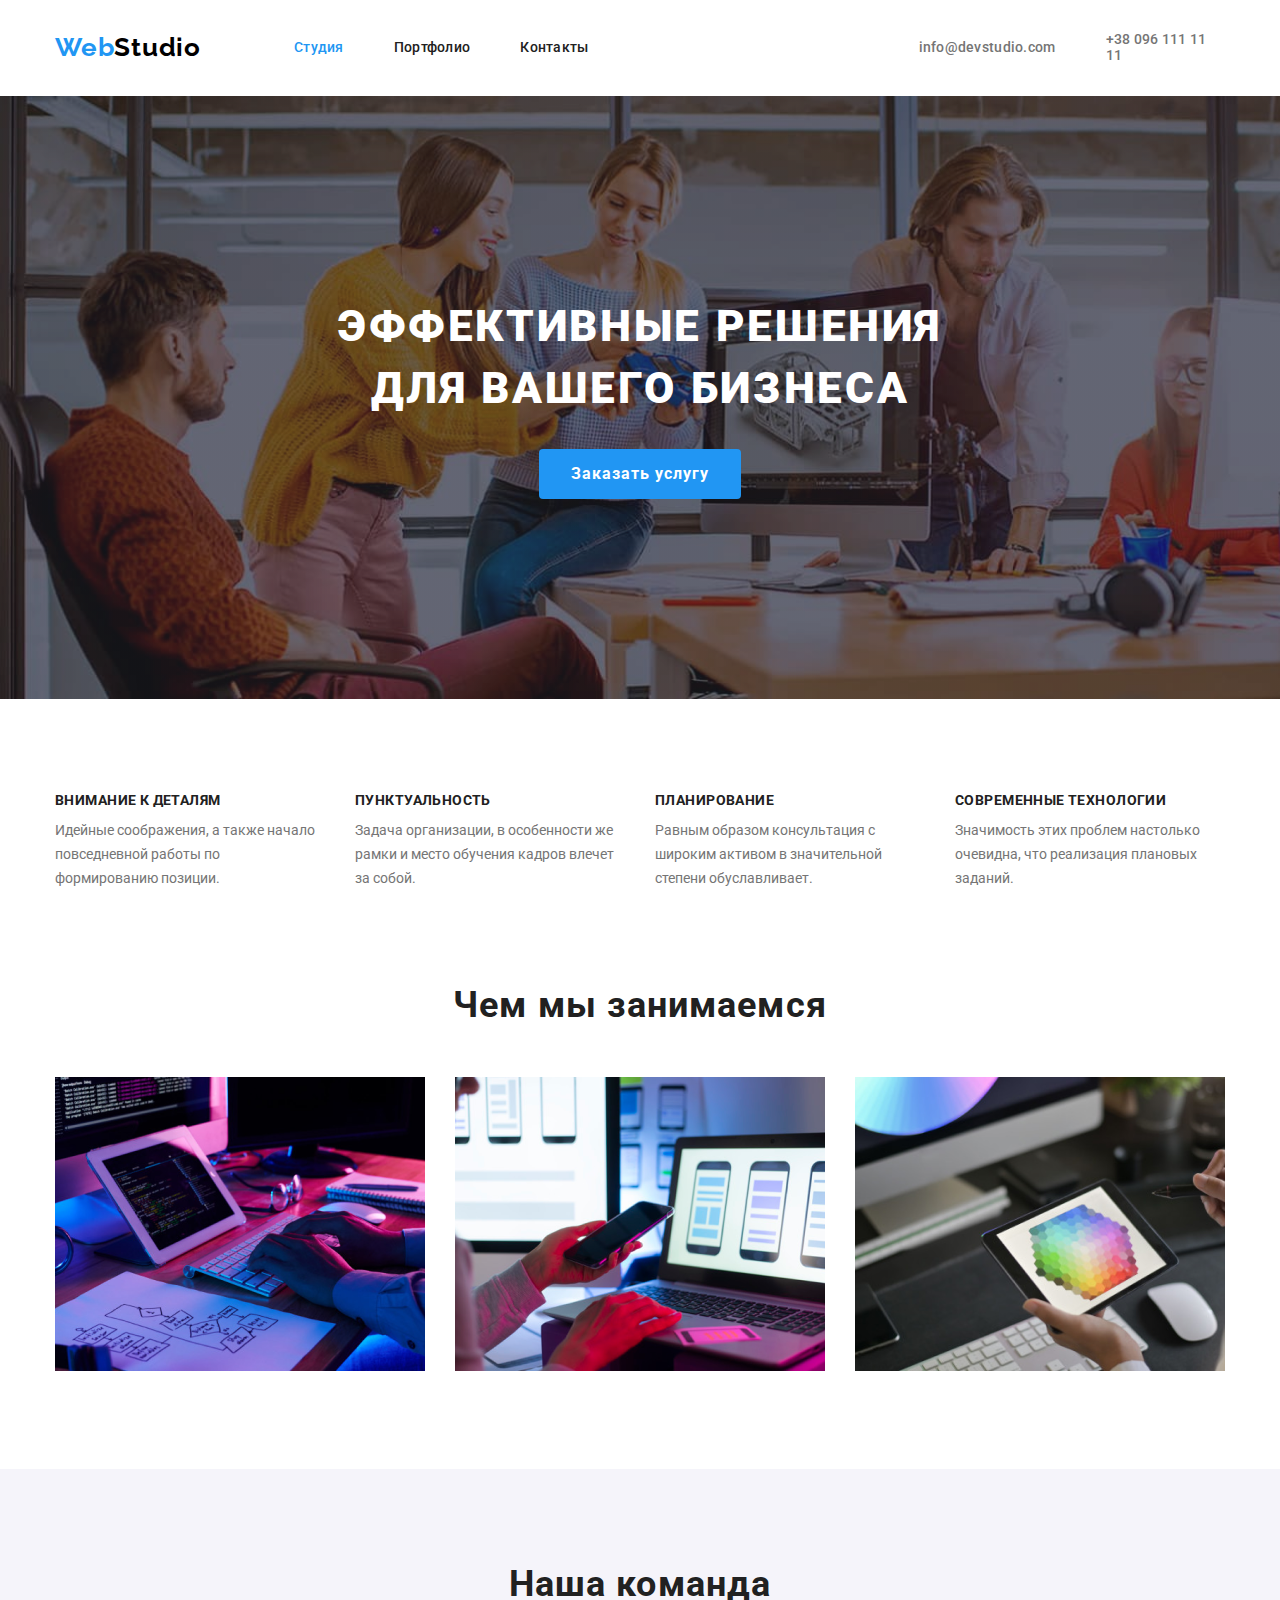
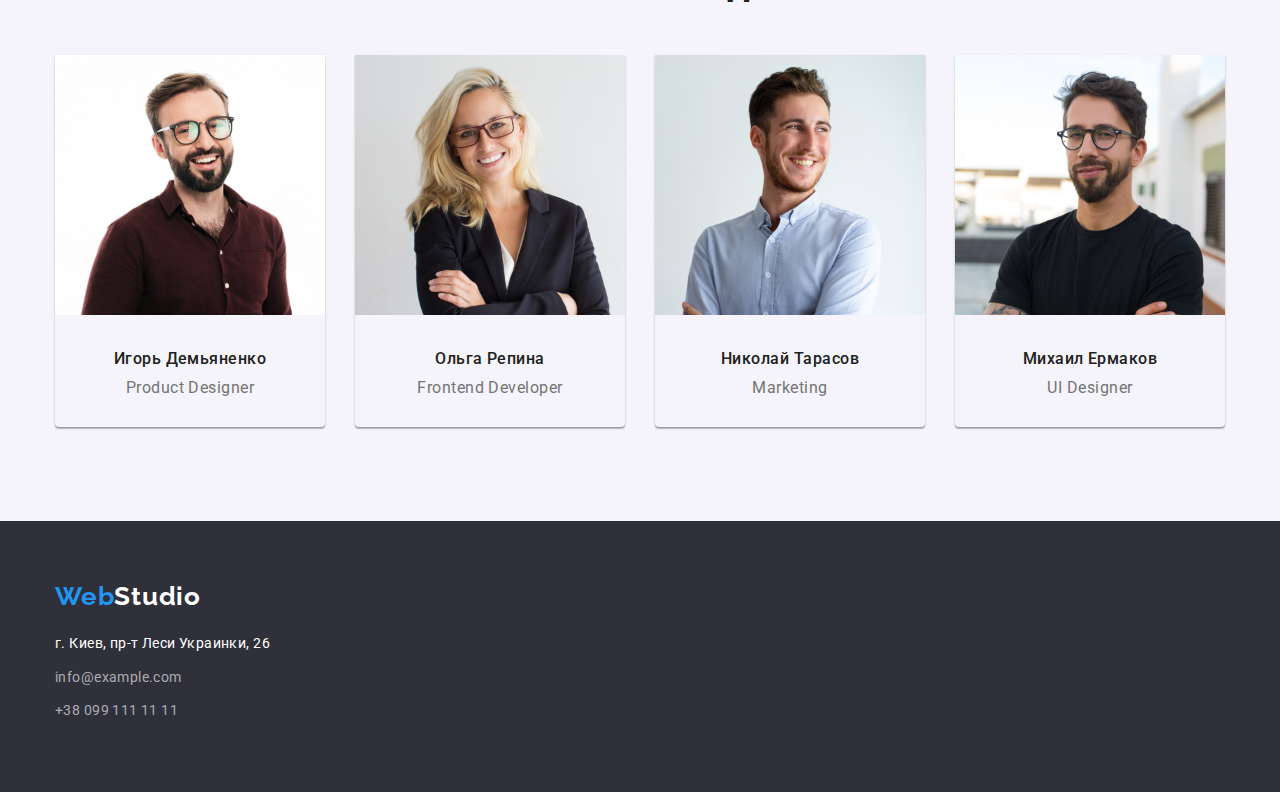
<file: index.html>
<!DOCTYPE html>
<html lang="ru">
<head>
    <meta charset="UTF-8">
    <meta name="viewport" content="width=device-width, initial-scale=1.0">
    <title>WebStudio</title>
    <link rel="preconnect" href="https://fonts.gstatic.com">
    <link rel="stylesheet" href="https://cdnjs.cloudflare.com/ajax/libs/modern-normalize/1.0.0/modern-normalize.min.css" />
    <link rel="preconnect" href="https://fonts.gstatic.com">
    <link href="https://fonts.googleapis.com/css2?family=Raleway:wght@700&family=Roboto:wght@400;500;700;900&display=swap"
        rel="stylesheet">
    <link rel="stylesheet" href="./css/styles.css">
</head>

<body>
    
    <header class="studio-header">
        <div class="container">
            
            <nav class="navigation">
                <a href="#" class="logo"> <span class="logo-web">Web</span>Studio</a>
        
                <ul class="navigation-list">
                    <li class="navigation-list-item">
                        <a class="navigation-list-item-link current" href="./index.html">Студия</a>
                    </li>
                    <li class="navigation-list-item">
                        <a class="navigation-list-item-link" href="./portfolio.html">Портфолио</a>
                    </li>
                    <li class="navigation-list-item">
                        <a class="navigation-list-item-link" href="#">Контакты</a> 
                    </li>
        
                </ul>
            </nav>

            <ul class="contacts-list">
                <li class="contacts-list-item">
                    <a class="contacts-list-item-link" href="mailto:info@devstudio.com">info@devstudio.com</a>
                </li>
                <li class="contacts-list-item">
                    <a class="contacts-list-item-link" href="tel:+380961111111">+38 096 111 11 11</a>
                </li>
        </ul>
        </div>
    </header> 

    <main>
        
        <!--hero-->
        <section class="hero">
            <div class="container">
                <h1 class="hero-title">Эффективные решения для вашего бизнеса</h1>
                <button class="hero-button" type="button">Заказать услугу</button>
            </div>
        </section>

        
        <section class="about">
            <div class="container">
            <h2 class="about-title" hidden>Почему мы</h2>
            <ul class="about-list">
            <li class="about-list-item"> <h3 class="about-list-item-title">Внимание к деталям</h3>
             <p class="about-list-item-discription">Идейные соображения, а также начало повседневной работы по формированию позиции.</p>
            </li>

           <li class="about-list-item"> <h3 class="about-list-item-title">Пунктуальность</h3>
             <p class="about-list-item-discription">Задача организации, в особенности же рамки и место обучения кадров влечет за собой.</p>
            </li>

            <li class="about-list-item"> <h3 class="about-list-item-title">Планирование</h3>
             <p class="about-list-item-discription">Равным образом консультация с широким активом в значительной степени обуславливает.</p>
            </li>

            <li class="about-list-item"> <h3 class="about-list-item-title">Современные технологии</h3>
             <p class="about-list-item-discription">Значимость этих проблем настолько очевидна, что реализация плановых заданий.</p>
            </li>
            </ul>
            </div>
        </section>

        <!--чем мы занимаемся-->
        <section class="works">
            <div class="container">
            <h2 class="works-title">Чем мы занимаемся</h2>
        <ul class="works-list">
            <li class="works-list-item"><img src="./img/планшет+клава.png" alt="Человек печатает на клавиатуре" width="370" height="294"></li>
            <li class="works-list-item"><img src="./img/ноут.png" alt="Человек работает с ноутбуком и смартфоном" width="370" height="294"></li>
            <li class="works-list-item"><img src="./img/планшет.png" alt="Человек работает с планшетом" width="370" height="294"></li>
            
        </ul>
        </div>
        </section>

        <!--Наша команда-->
        <section class="team">
            <div class="container">
                <h2 class="team-title">Наша команда</h2>
                <ul class="team-list">
                
                    <li class="team-list-item">
                        <img src="./img/team/ИгорьДемьяненко.jpg" alt="Игорь Демьяненко" width="270" height="260">
                        <div class="team-container">
                            <h3 class="team-member">Игорь Демьяненко</h3>
                            <p class="team-member-discriptin">Product Designer</p>
                        </div>
                    </li>
                    <li class="team-list-item">
                        <img src="./img/team/ОльгаРепина.jpg" alt="Ольга Репина" width="270" height="260">
                        <div class="team-container">
                            <h3 class="team-member">Ольга Репина</h3>
                            <p class="team-member-discriptin">Frontend Developer</p>
                        </div>
                    </li>
                    <li class="team-list-item">
                        <img src="./img/team/НиколайТарасов.jpg" alt="Николай Тарасов" width="270" height="260">
                        <div class="team-container">
                            <h3 class="team-member">Николай Тарасов</h3>
                            <p class="team-member-discriptin">Marketing</p>
                        </div>
                    </li>
                    <li class="team-list-item">
                        <img src="./img/team/МихаилЕрмаков.jpg" alt="Михаил Ермаков" width="270" height="260">
                        <div class="team-container">
                            <h3 class="team-member">Михаил Ермаков</h3>
                            <p class="team-member-discriptin">UI Designer</p>
                        </div>
                    </li>
            
                </ul>
            </div>
        </section>
        
    </main>

    <footer class="footer">
        <div class="container">
        <a class="logo footer" href="#"> <span class="logo-web">Web</span>Studio</a>

        <address class="address">
            <p class="address-discription">г. Киев, пр-т Леси Украинки, 26</p>
            <ul class="address-list">
            <li class="address-list-item"><a class="address-link" href="mailto:info@example.com">info@example.com</a></li>
            <li class="address-list-item"><a class="address-link" href="tel:+380991111111">+38 099 111 11 11</a></li>
            </ul>
    </address>
    </div>
    </footer>

    
</body>
</html>
</file>
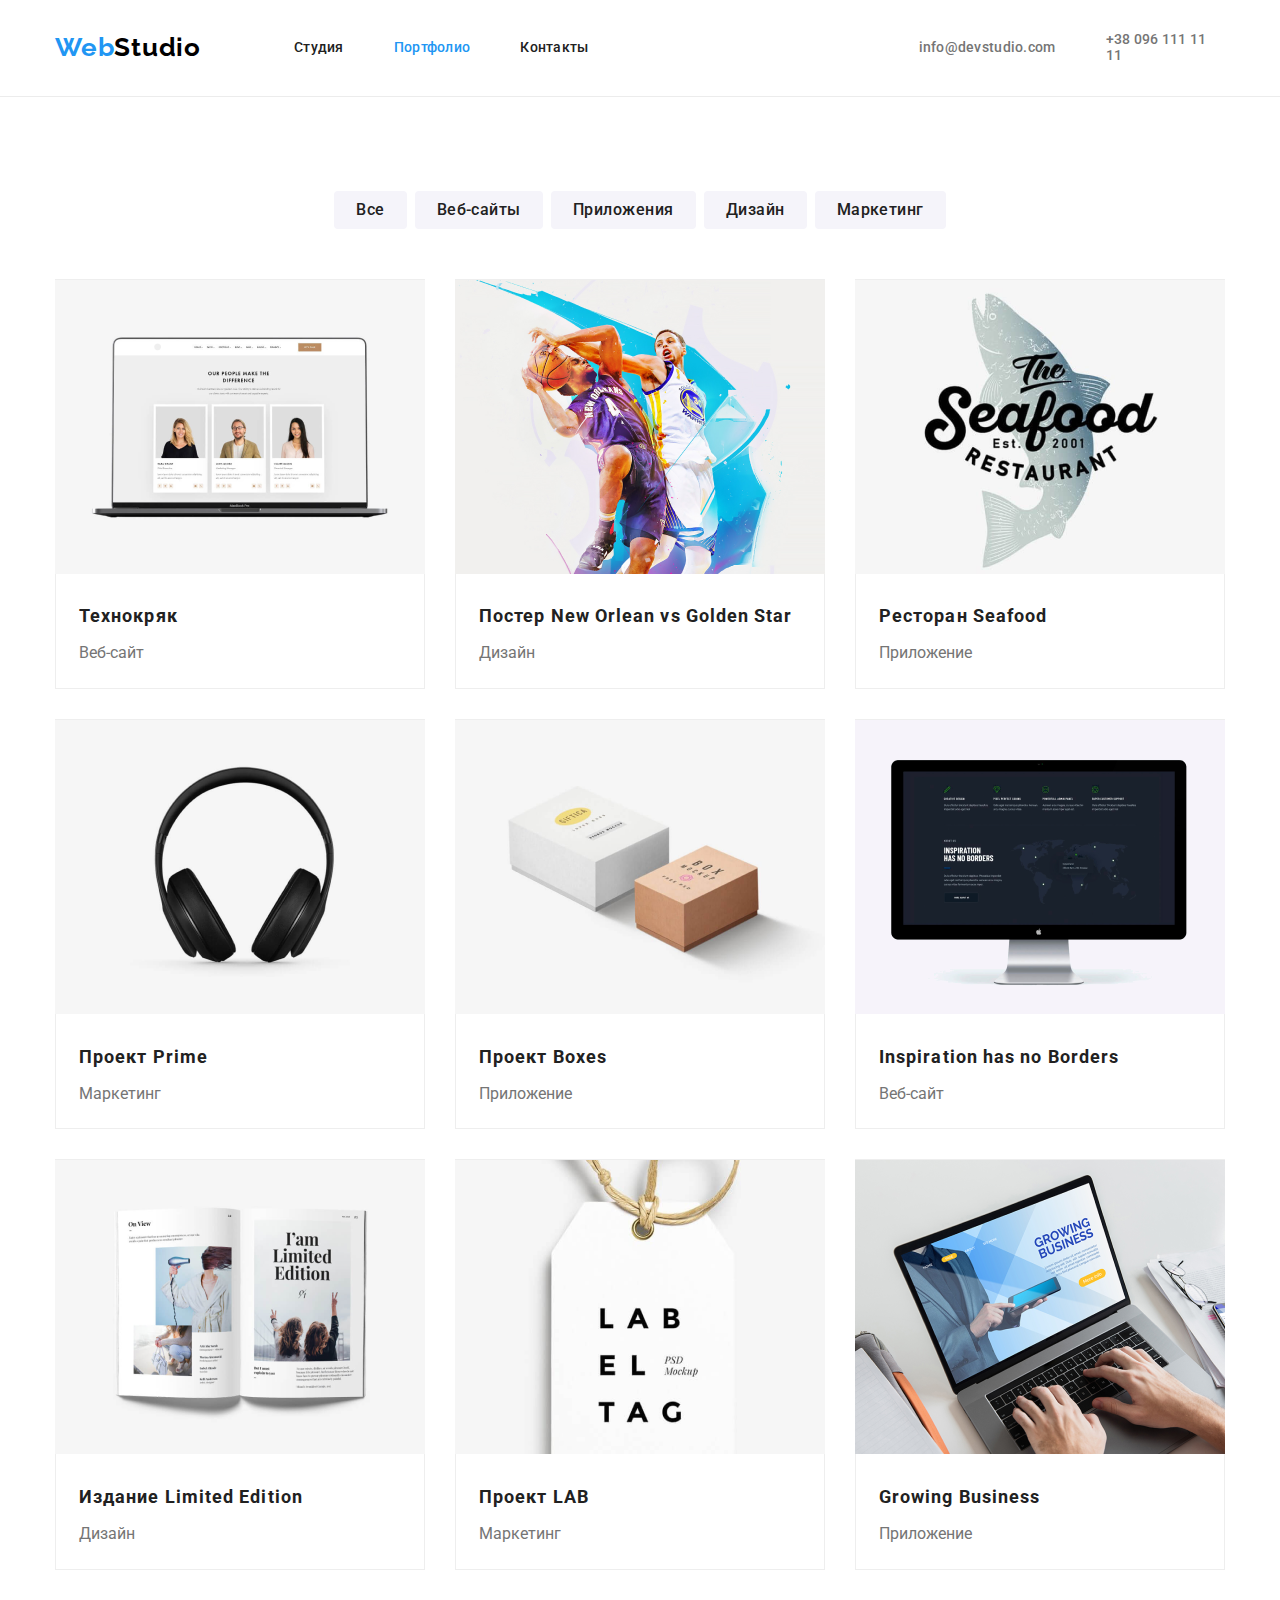
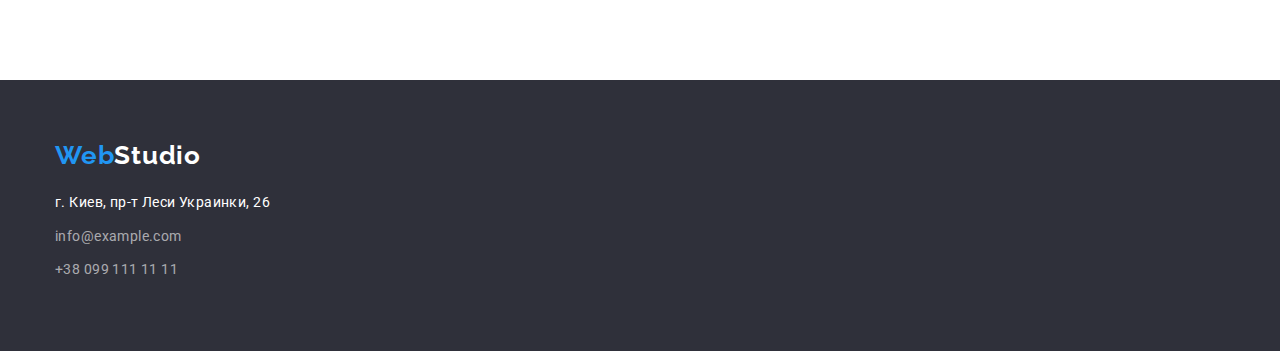
<file: portfolio.html>
<!DOCTYPE html>
<html lang="ru">
<head>
    <meta charset="UTF-8">
    <meta name="viewport" content="width=device-width, initial-scale=1.0">
    <title>Portfolio</title>
    <link rel="preconnect" href="https://fonts.gstatic.com">
    <link rel="stylesheet" href="https://cdnjs.cloudflare.com/ajax/libs/modern-normalize/1.0.0/modern-normalize.min.css" />
    <link rel="preconnect" href="https://fonts.gstatic.com">
    <link rel="preconnect" href="https://fonts.gstatic.com">
    <link href="https://fonts.googleapis.com/css2?family=Raleway:wght@700&family=Roboto:wght@400;500;700;900&display=swap"
        rel="stylesheet">
     <link rel="stylesheet" href="./css/styles.css">
</head>

<body>

<header class="portfolio-header">
    <div class="container">

        <nav class="navigation">
            <a href="#" class="logo"> <span class="logo-web">Web</span>Studio</a>

            <ul class="navigation-list">

                <li class="navigation-list-item">
                    <a class="navigation-list-item-link" href="./index.html">Студия</a>
                </li>

                <li class="navigation-list-item"><a class="navigation-list-item-link current"
                        href="./portfolio.html">Портфолио</a></li>
                <li class="navigation-list-item">
                    <a class="navigation-list-item-link" href="#">Контакты</a>
                </li>

            </ul>
        </nav>
            <ul class="contacts-list">

                <li class="contacts-list-item">
                    <a class="contacts-list-item-link" href="mailto:info@devstudio.com">info@devstudio.com</a>
                </li>

                <li class="contacts-list-item">
                    <a class="contacts-list-item-link" href="tel:+380961111111">+38 096 111 11 11</a>
                </li>

            </ul>
    </div>
</header>

<h1 class="visually-hidden">Portfolio</h1>

<!--ФИЛЬТР-->

    <section class="portfolio-main">
        <div class="container">

            <ul class="filter-botoms">
                <li>
                    <a class="filter-botton" href="#">Все</a>
                </li>

                <li>
                    <a class="filter-botton" href="#">Веб-сайты</a>
                </li>

                <li>
                    <a class="filter-botton" href="#">Приложения</a>
                </li>

                <li>
                    <a class="filter-botton" href="#">Дизайн</a>
                </li>

                <li>
                    <a class="filter-botton" href="#">Маркетинг</a>
                </li>

            </ul>





<!--ПРОЕКТЫ-->

            <ul class="projects-list">

                <li class="projects-list-item">
                    <a href="#">
                        <div class="card-thumb">
                            <img src="./img/технокряк.png" alt="ноутбук">
                        </div>
                        <div class="discription">
                            <h2 class="projects-list-title">Технокряк</h2>
                            <p class="projects-list-discription">Веб-сайт</p>
                        </div>
                    </a>
                </li>

                <li class="projects-list-item">
                    <a href="#">
                        <div class="card-thumb">
                            <img src="./img/ПостерNewOrleanvsGoldenStar.png" alt="баскетьолисты">
                        </div>
                        <div class="discription">
                            <h2 class="projects-list-title">Постер New Orlean vs Golden Star</h2>
                            <p class="projects-list-discription">Дизайн</p>
                        </div>
                    </a>
                </li>

                <li class="projects-list-item">
                    <a href="#">
                        <div class="card-thumb">
                            <img src="./img/РесторанSeafood.png" alt="рыба">
                        </div>
                        <div class="discription">
                            <h2 class="projects-list-title">Ресторан Seafood</h2>
                            <p class="projects-list-discription">Приложение</p>
                        </div>
                    </a>
                </li>

                <li class="projects-list-item">
                    <a href="#">
                        <div class="card-thumb">
                            <img src="./img/ПроектPrime.png" alt="наушники">
                        </div>
                        <div class="discription">
                            <h2 class="projects-list-title">Проект Prime</h2>
                            <p class="projects-list-discription">Маркетинг</p>
                        </div>
                    </a>
                </li>

                <li class="projects-list-item">
                    <a href="#">
                        <div class="card-thumb">
                            <img src="./img/ПроектBoxes.png" alt="коробки">
                        </div>
                        <div class="discription">
                            <h2 class="projects-list-title">Проект Boxes</h2>
                            <p class="projects-list-discription">Приложение</p>
                        </div>
                    </a>
                </li>

                <li class="projects-list-item">
                    <a href="">
                        <div class="card-thumb">
                            <img src="./img/InspirationhasnoBorders.png" alt="монитор">
                        </div>
                        <div class="discription">
                            <h2 class="projects-list-title">Inspiration has no Borders</h2>
                            <p class="projects-list-discription">Веб-сайт</p>
                        </div>
                    </a>
                </li>

                <li class="projects-list-item">
                    <a href="#">
                        <div class="card-thumb">
                            <img src="./img/ИзданиеLimitedEdition.png" alt="журнал">
                        </div>
                        <div class="discription">
                            <h2 class="projects-list-title">Издание Limited Edition</h2>
                            <p class="projects-list-discription">Дизайн</p>
                        </div>
                    </a>
                </li>

                <li class="projects-list-item">
                    <a href="#">
                        <div class="card-thumb">
                            <img src="./img/ПроектLAB.png" alt="бирка">
                        </div>
                        <div class="discription">
                            <h2 class="projects-list-title">Проект LAB</h2>
                            <p class="projects-list-discription">Маркетинг</p>
                        </div>
                    </a>
                </li>

                <li class="projects-list-item">
                    <a href="#">
                        <div class="card-thumb">
                            <img src="./img/GrowingBusiness.png" alt="ноутбукируки">
                        </div>
                        <div class="discription">
                            <h2 class="projects-list-title">Growing Business</h2>
                            <p class="projects-list-discription">Приложение</p>
                        </div>
                    </a>
                </li>

            </ul>
        </div>
    </section>


<footer class="footer">
    <div class="container">
        <a class="logo footer" href="#"> <span class="logo-web">Web</span>Studio</a>

        <address class="address">
            <p class="address-discription">г. Киев, пр-т Леси Украинки, 26</p>
            <ul class="address-list">
                <li class="address-list-item">
                    <a class="address-link" href="mailto:info@example.com">info@example.com</a>
                </li>
                <li class="address-list-item">
                    <a class="address-link" href="tel:+380991111111">+38 099 111 11 11</a>
                </li>
            </ul>
        </address>
    </div>
</footer>

</body>
</html>
</file>
<file: css/styles.css>
/*----------------------------------------------Studio------------------*/
*,
*::before,
*::after {
  box-sizing: border-box;
}

:root {
  --primery-white: #ffffff;
  --primery-black: #212121;
  --primery-blue: #2196f3;
  --primery-grey: #757575;
}

body {
  font-family: Roboto;
}

ul {
  list-style: none;
}

a {
  text-decoration: none;
}

.container {
  width: 1200px;
  margin: 0 auto;
  padding-left: 15px;
  padding-right: 15px;
}

.navigation-list,
.about-list {
  padding: 0px;
  display: flex;
  align-items: center;
}

.contacts-list {
  padding: 0px;
  display: flex;
  align-items: center;
  margin-left: 330px;
  margin-top: 0px;
  margin-bottom: 0px;
}

/*BUTTON*/
.hero-button {
  min-width: 200px;
  padding: 10px 32px;
  font-weight: 700;
  font-size: 16px;
  line-height: 1.87;
  letter-spacing: 0.06em;
  color: var(--primery-white);
  background-color: var(--primery-blue);
  border-radius: 4px;
  border: 0;
}

.filter-botton {
  display: inline-block;

  padding: 6px 22px;
  font-weight: 500;
  font-size: 16px;
  line-height: 1.62;
  text-align: center;
  letter-spacing: 0.03em;
  border-radius: 4px;

  color: var(--primery-black);
  background-color: #f5f4fa;
}

.filter-botton:hover,
.filter-botton:focus {
  color: var(--primery-white);
  background-color: var(--primery-blue);
}
/*---HEADER---*/

.studio-header .container {
  display: flex;
  align-items: center;
}
.navigation {
  display: flex;
  align-items: center;
}

.logo {
  font-family: Raleway;
  font-weight: 700;
  font-size: 26px;
  line-height: 1.19;
  letter-spacing: 0.03em;
  color: #000000;
  margin-right: 93px;
  padding: 24px 0px;
}

.logo-web {
  color: var(--primery-blue);
}

.navigation-list {
  margin: 0px;
}

.navigation-list-item:not(:last-child) {
  margin-right: 50px;
}
.contacts-list-item:not(:last-child) {
  margin-right: 50px;
}

.navigation-list-item-link,
.contacts-list-item-link {
  display: block;
  padding: 32px 0;
}

.navigation-list-item-link {
  font-weight: 500;
  font-size: 14px;
  line-height: 1.14;
  letter-spacing: 0.02em;
  color: var(--primery-black);
}
.navigation-list-item-link:hover,
.navigation-list-item-link:focus,
.address-link:hover,
.address-link:focus {
  color: var(--primery-blue);
}

.navigation-list-item-link.current {
  color: var(--primery-blue);
}

.contacts-list-item {
}

.contacts-list-item-link {
  font-weight: 500;
  font-size: 14px;
  line-height: 1.14;
  letter-spacing: 0.02em;
  color: var(--primery-grey);
}
.contacts-list-item-link:hover,
.contacts-list-item-link:focus {
  color: var(--primery-blue);
}
/*---HEADER END---*/

/*HERO*/
.hero {
  margin: auto;

  padding-top: 200px;
  padding-bottom: 200px;
  background-color: #2f303a;
  background-image: linear-gradient(
      to right,
      rgba(47, 48, 58, 0.4),
      rgba(47, 48, 58, 0.4)
    ),
    url("../img/hero-foto.jpg");
  background-size: cover;
  max-width: 1600px;
  text-align: center;
}

.hero-title {
  width: 700px;
  margin: 0 auto 30px;
  font-weight: 900;
  font-size: 44px;
  line-height: 1.4;
  letter-spacing: 0.06em;
  text-align: center;
  letter-spacing: 0.06em;
  text-transform: uppercase;
  color: #ffffff;
}
/*HERO END*/

/*ABOUT*/
.about,
.works {
  padding-top: 94px;
  padding-bottom: 94px;
}

.about-title {
  color: var(--primery-white);
}

.about-list {
  margin: 0px;
}

.about-list-item {
  width: calc((100% - 3 * 30px) / 4);
}

.about-list-item:not(:last-child) {
  margin-right: 30px;
}

.about-list-item-title,
.about-list-item-discription {
  margin: 0 0;
  margin-bottom: 10px;
}

.about-list-item-title {
  font-weight: 700;
  font-size: 14px;
  line-height: 1.14;
  letter-spacing: 0.03em;
  color: var(--primery-black);
  text-transform: uppercase;
}

.about-list-item-discription {
  font-weight: 400;
  font-size: 14px;
  line-height: 1.71;
  color: var(--primery-grey);
  margin-bottom: 0px;
}
/*ABOUT END*/

/*---WORKS---*/
.works {
  padding-top: 0px;
}

.works-title {
  font-weight: 700;
  font-size: 36px;
  line-height: 1.16;
  letter-spacing: 0.03em;
  text-align: center;
  color: var(--primery-black);
  padding-bottom: 0px;
  border: 0px;
  margin-top: 0px;
  margin-bottom: 50px;
}

.works-list {
  display: flex;
  margin: 0px;
  padding-left: 0px;
}

.works-list-item {
}
.works-list-item:not(:last-child) {
  margin-right: 30px;
}
/*---WORKS END---*/

/*---TEAM---*/
.team {
  padding-top: 94px;
  padding-bottom: 94px;
  margin: auto;
  max-width: 1600px;
  background-color: #f5f4fa;
}

.team-title {
  font-weight: 700;
  font-size: 36px;
  line-height: 1.17;
  text-align: center;
  letter-spacing: 0.03em;
  color: var(--primery-black);
  margin: 0px;
  margin-bottom: 50px;
}

.team-list {
  margin: 0px;
  display: flex;
  margin-left: -30px;
  padding-bottom: 0px;
  padding-left: 0px;
}

.team-list-item {
  flex-basis: calc(100% / 3 - 30px);
  margin-left: 30px;
  box-shadow: 0px 1px 3px rgba(0, 0, 0, 0.12), 0px 1px 1px rgba(0, 0, 0, 0.14),
    0px 2px 1px rgba(0, 0, 0, 0.2);
  border-radius: 0px 0px 4px 4px;
}

.team-container {
  padding-top: 30px;
  padding-bottom: 30px;
}

.team-member {
  margin: 0px;
  margin-right: auto;
  margin-bottom: 10px;
  font-weight: 500;
  font-size: 16px;
  line-height: 1.19;
  letter-spacing: 0.03em;
  text-align: center;
  color: var(--primery-black);
}

.team-member-discriptin {
  margin-top: 0px;

  margin: 0px;
  font-weight: 400;
  font-size: 16px;
  line-height: 1.19;
  letter-spacing: 0.03em;
  text-align: center;
  color: var(--primery-grey);
}
/*---TEAM END---*/

/*---FOOTER---*/
.footer .container {
}

.footer {
  display: flex;
  background-color: #2f303a;
  max-width: 1600px;
  margin: auto;
  padding-top: 60px;
  padding-bottom: 60px;
}

.logo.footer {
  margin-bottom: 20px;
  font-family: Raleway;
  font-weight: 700;
  font-size: 26px;
  line-height: 1.19;
  letter-spacing: 0.03em;
  color: var(--primery-white);
  padding: 0;
}

.address {
  font-style: normal;
}

.address-discription {
  font-weight: 400;
  font-size: 14px;
  line-height: 1.71;
  letter-spacing: 0.03em;
  color: var(--primery-white);
  margin: 0px;
  margin-bottom: 10px;
}

.address-list {
  margin-top: 0px;
  margin-bottom: 0px;
  padding: 0px;
}

.address-list-item {
  margin-bottom: 9px;
}

.address-link {
  font-weight: 400;
  font-size: 14px;
  line-height: 1.71;
  letter-spacing: 0.03em;
  color: rgba(255, 255, 255, 0.6);
}
/*---FOOTER END---*/

/*----------------------------------------------STUDIO END------------------*/

/*-----------------------------------PORTFOLIO--------------------*/
.portfolio-header .container {
  display: flex;
  align-items: center;
}

.portfolio-header {
  border-bottom: 1px solid #ececec;
  max-width: 1600px;
  margin: auto;
}

.portfolio-main {
  padding-top: 94px;
  padding-bottom: 94px;
}

/*--PROJECTS--*/
.visually-hidden:not(:focus):not(:active),
input[type="checkbox"].visually-hidden,
input[type="radio"].visually-hidden {
  position: absolute;
  width: 1px;
  height: 1px;
  margin: -1px;
  border: 0;
  padding: 0;
  white-space: nowrap;
  clip-path: inset(100%);
  clip: rect(0 0 0 0);
  overflow: hidden;
}

.filter-botons .container {
}

.filter-botoms {
  display: flex;
  justify-content: center;
  margin: 0px;

  margin-bottom: 50px;
  padding-left: 0px;
}
.filter-botoms :not(:last-child) {
  padding-right: 8px;
}

.discription {
  padding-top: 20px;
  padding-right: 24px;
  padding-bottom: 20px;
  padding-left: 24px;
}

.projects-list {
  display: flex;
  flex-wrap: wrap;
  margin-top: 0px;
  padding: 0px;

  margin-left: -30px;
}

.projects-list-item {
  display: flex;
  justify-content: center;
  margin-left: 30px;
  margin-top: 30px;
  flex-basis: calc(100% / 3 - 30px);
  outline: 10px;
  border: 1px solid #eeeeee;
  max-width: 370px;
}

.projects-list-item:nth-child(1) {
  margin-top: 0px;
}
.projects-list-item:nth-child(2) {
  margin-top: 0px;
}
.projects-list-item:nth-child(3) {
  margin-top: 0px;
}

.card-thumb {
}

.projects-list-title {
  font-weight: 700;
  font-size: 18px;
  line-height: 2;
  letter-spacing: 0.06em;
  margin: 0px;
  margin-bottom: 4px;
  color: var(--primery-black);
}

.projects-list-discription {
  font-weight: 400;
  font-size: 16px;
  line-height: 1.87em;
  color: var(--primery-grey);
  margin: 0px;
}

.img {
  display: block;
  max-width: 100%;
  height: auto;
}

.address {
}
</file>
